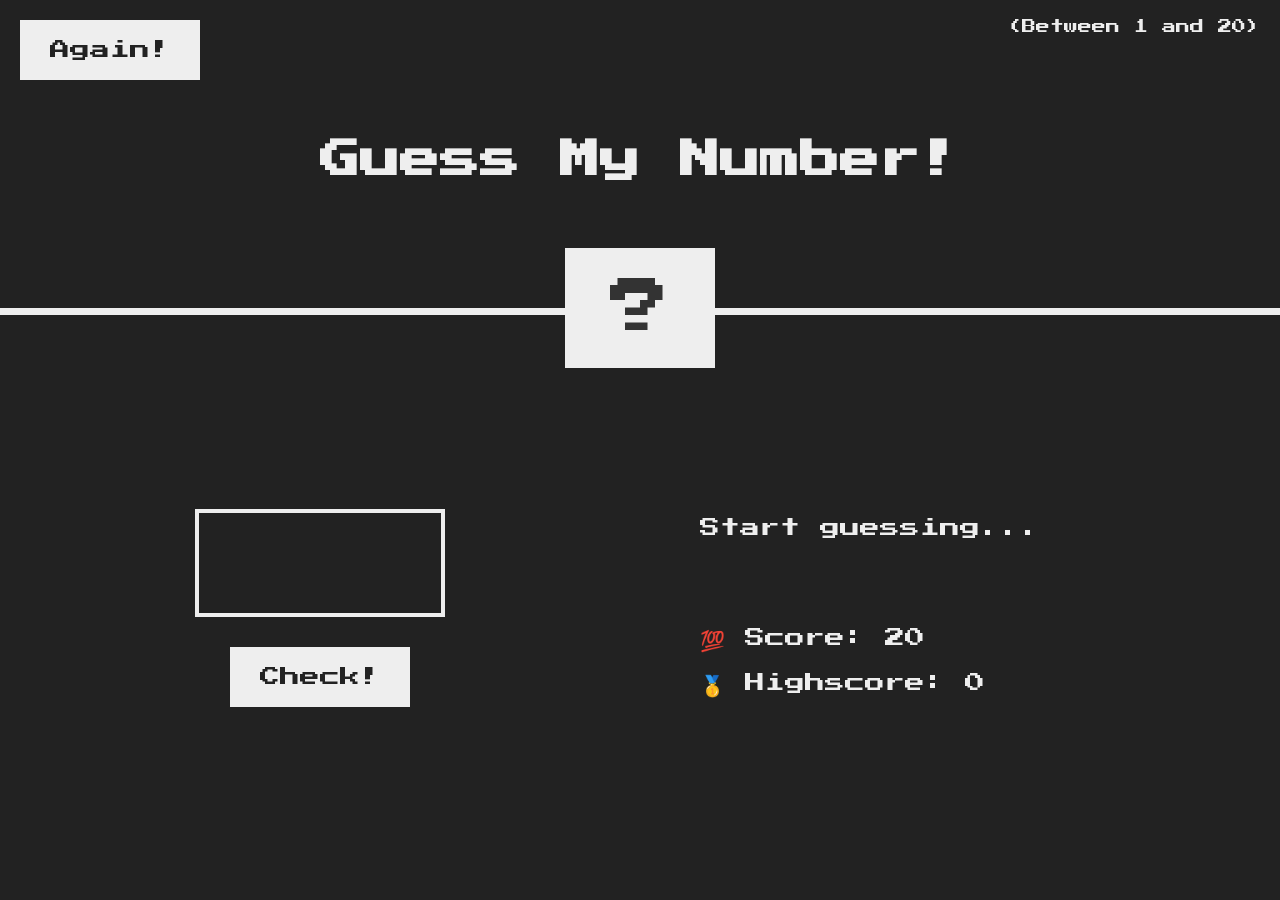
<file: 05-Guess-My-Number/index.html>
<!DOCTYPE html>
<html lang="en">
  <head>
    <meta charset="UTF-8" />
    <meta name="viewport" content="width=device-width, initial-scale=1.0" />
    <meta http-equiv="X-UA-Compatible" content="ie=edge" />
    <link rel="stylesheet" href="style.css" />
    <title>Guess My Number!</title>
  </head>
  <body>
    <header>
      <h1>Guess My Number!</h1>
      <p class="between">(Between 1 and 20)</p>
      <button class="btn again">Again!</button>
      <div class="number">?</div>
    </header>
    <main>
      <section class="left">
        <input type="number" class="guess" />
        <button class="btn check">Check!</button>
      </section>
      <section class="right">
        <p class="message">Start guessing...</p>
        <p class="label-score">💯 Score: <span class="score">20</span></p>
        <p class="label-highscore">
          🥇 Highscore: <span class="highscore">0</span>
        </p>
      </section>
    </main>
    <script src="script.js"></script>
  </body>
</html>
</file>
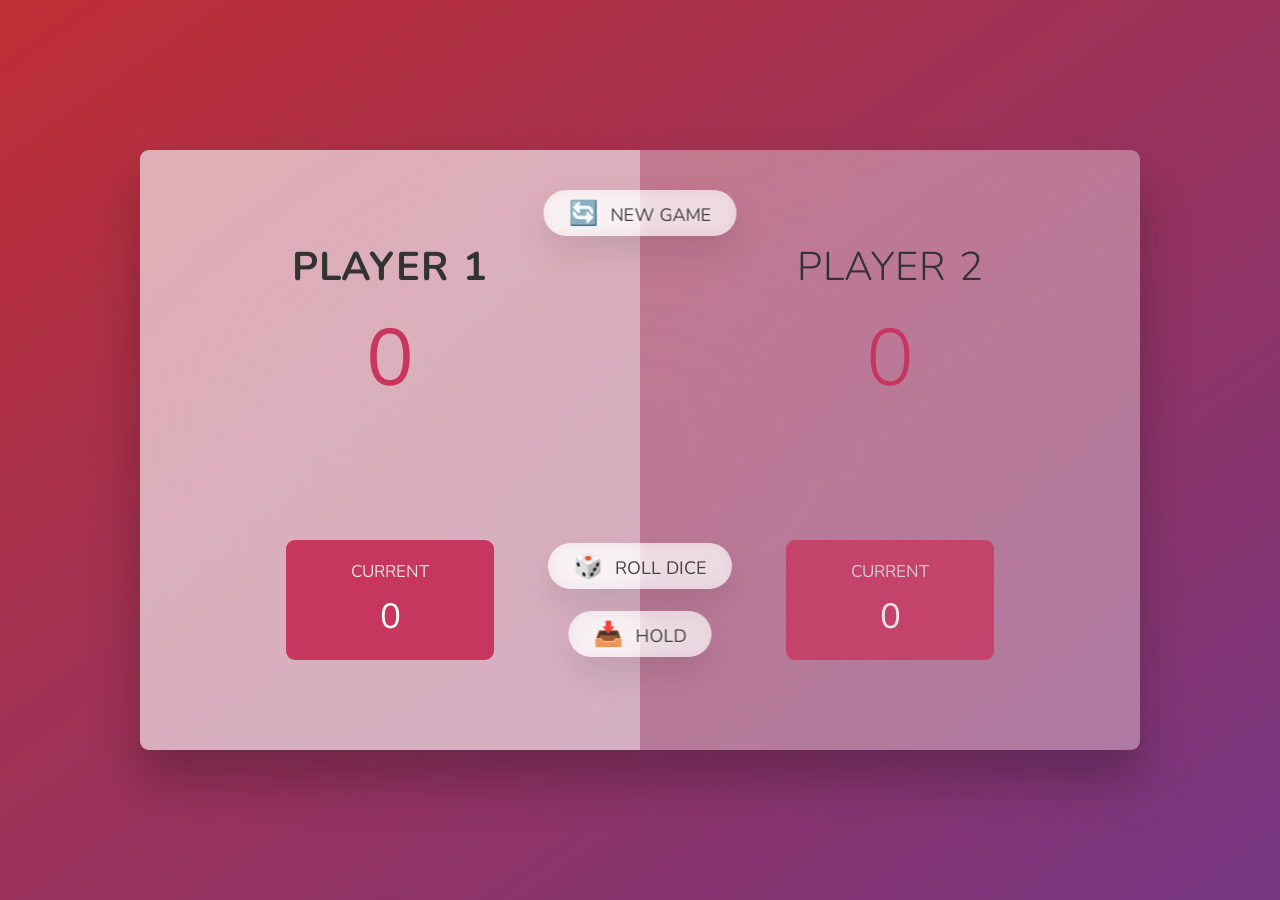
<file: 07-Pig-Game/index.html>
<!DOCTYPE html>
<html lang="en">
  <head>
    <meta charset="UTF-8" />
    <meta name="viewport" content="width=device-width, initial-scale=1.0" />
    <meta http-equiv="X-UA-Compatible" content="ie=edge" />
    <link rel="stylesheet" href="style.css" />
    <title>Pig Game</title>
  </head>
  <body>
    <main>
      <section class="player player--0 player--active">
        <h2 class="name" id="name--0">Player 1</h2>
        <p class="score" id="score--0">43</p>
        <div class="current">
          <p class="current-label">Current</p>
          <p class="current-score" id="current--0">0</p>
        </div>
      </section>
      <section class="player player--1">
        <h2 class="name" id="name--1">Player 2</h2>
        <p class="score" id="score--1">24</p>
        <div class="current">
          <p class="current-label">Current</p>
          <p class="current-score" id="current--1">0</p>
        </div>
      </section>

      <img src="dice-5.png" alt="Playing dice" class="dice" />
      <button class="btn btn--new">🔄 New game</button>
      <button class="btn btn--roll">🎲 Roll dice</button>
      <button class="btn btn--hold">📥 Hold</button>
    </main>
    <script src="script.js"></script>
  </body>
</html>
</file>
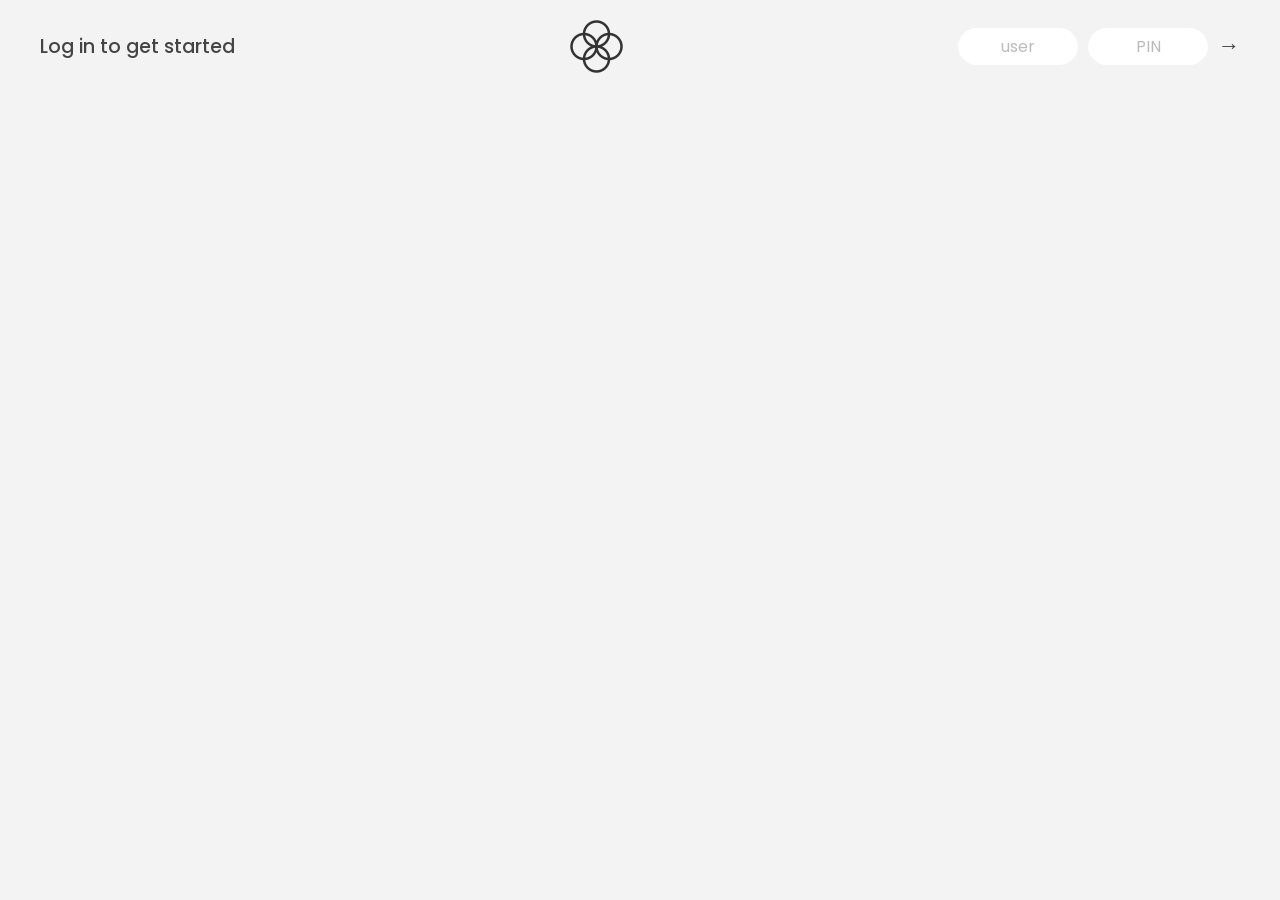
<file: 11-Arrays-Bankist/index.html>
<!DOCTYPE html>
<html lang="en">
  <head>
    <meta charset="UTF-8" />
    <meta name="viewport" content="width=device-width, initial-scale=1.0" />
    <meta http-equiv="X-UA-Compatible" content="ie=edge" />
    <link rel="shortcut icon" type="image/png" href="/icon.png" />

    <link
      href="https://fonts.googleapis.com/css?family=Poppins:400,500,600&display=swap"
      rel="stylesheet"
    />

    <link rel="stylesheet" href="style.css" />
    <title>Bankist</title>
  </head>
  <body>
    <!-- TOP NAVIGATION -->
    <nav>
      <p class="welcome">Log in to get started</p>
      <img src="logo.png" alt="Logo" class="logo" />
      <form class="login">
        <input
          type="text"
          placeholder="user"
          class="login__input login__input--user"
        />
        <!-- In practice, use type="password" -->
        <input
          type="text"
          placeholder="PIN"
          maxlength="4"
          class="login__input login__input--pin"
        />
        <button class="login__btn">&rarr;</button>
      </form>
    </nav>

    <main class="app">
      <!-- BALANCE -->
      <div class="balance">
        <div>
          <p class="balance__label">Current balance</p>
          <p class="balance__date">
            As of <span class="date">05/03/2037</span>
          </p>
        </div>
        <p class="balance__value">0000€</p>
      </div>

      <!-- MOVEMENTS -->
      <div class="movements">
        <div class="movements__row">
          <div class="movements__type movements__type--deposit">2 deposit</div>
          <div class="movements__date">3 days ago</div>
          <div class="movements__value">4 000€</div>
        </div>
        <div class="movements__row">
          <div class="movements__type movements__type--withdrawal">
            1 withdrawal
          </div>
          <div class="movements__date">24/01/2037</div>
          <div class="movements__value">-378€</div>
        </div>
      </div>

      <!-- SUMMARY -->
      <div class="summary">
        <p class="summary__label">In</p>
        <p class="summary__value summary__value--in">0000€</p>
        <p class="summary__label">Out</p>
        <p class="summary__value summary__value--out">0000€</p>
        <p class="summary__label">Interest</p>
        <p class="summary__value summary__value--interest">0000€</p>
        <button class="btn--sort">&downarrow; SORT</button>
      </div>

      <!-- OPERATION: TRANSFERS -->
      <div class="operation operation--transfer">
        <h2>Transfer money</h2>
        <form class="form form--transfer">
          <input type="text" class="form__input form__input--to" />
          <input type="number" class="form__input form__input--amount" />
          <button class="form__btn form__btn--transfer">&rarr;</button>
          <label class="form__label">Transfer to</label>
          <label class="form__label">Amount</label>
        </form>
      </div>

      <!-- OPERATION: LOAN -->
      <div class="operation operation--loan">
        <h2>Request loan</h2>
        <form class="form form--loan">
          <input type="number" class="form__input form__input--loan-amount" />
          <button class="form__btn form__btn--loan">&rarr;</button>
          <label class="form__label form__label--loan">Amount</label>
        </form>
      </div>

      <!-- OPERATION: CLOSE -->
      <div class="operation operation--close">
        <h2>Close account</h2>
        <form class="form form--close">
          <input type="text" class="form__input form__input--user" />
          <input
            type="password"
            maxlength="6"
            class="form__input form__input--pin"
          />
          <button class="form__btn form__btn--close">&rarr;</button>
          <label class="form__label">Confirm user</label>
          <label class="form__label">Confirm PIN</label>
        </form>
      </div>

      <!-- LOGOUT TIMER -->
      <p class="logout-timer">
        You will be logged out in <span class="timer">05:00</span>
      </p>
    </main>

    <!-- <footer>
      &copy; by Jonas Schmedtmann. Don't claim as your own :)
    </footer> -->

    <script src="script.js"></script>
  </body>
</html>
</file>
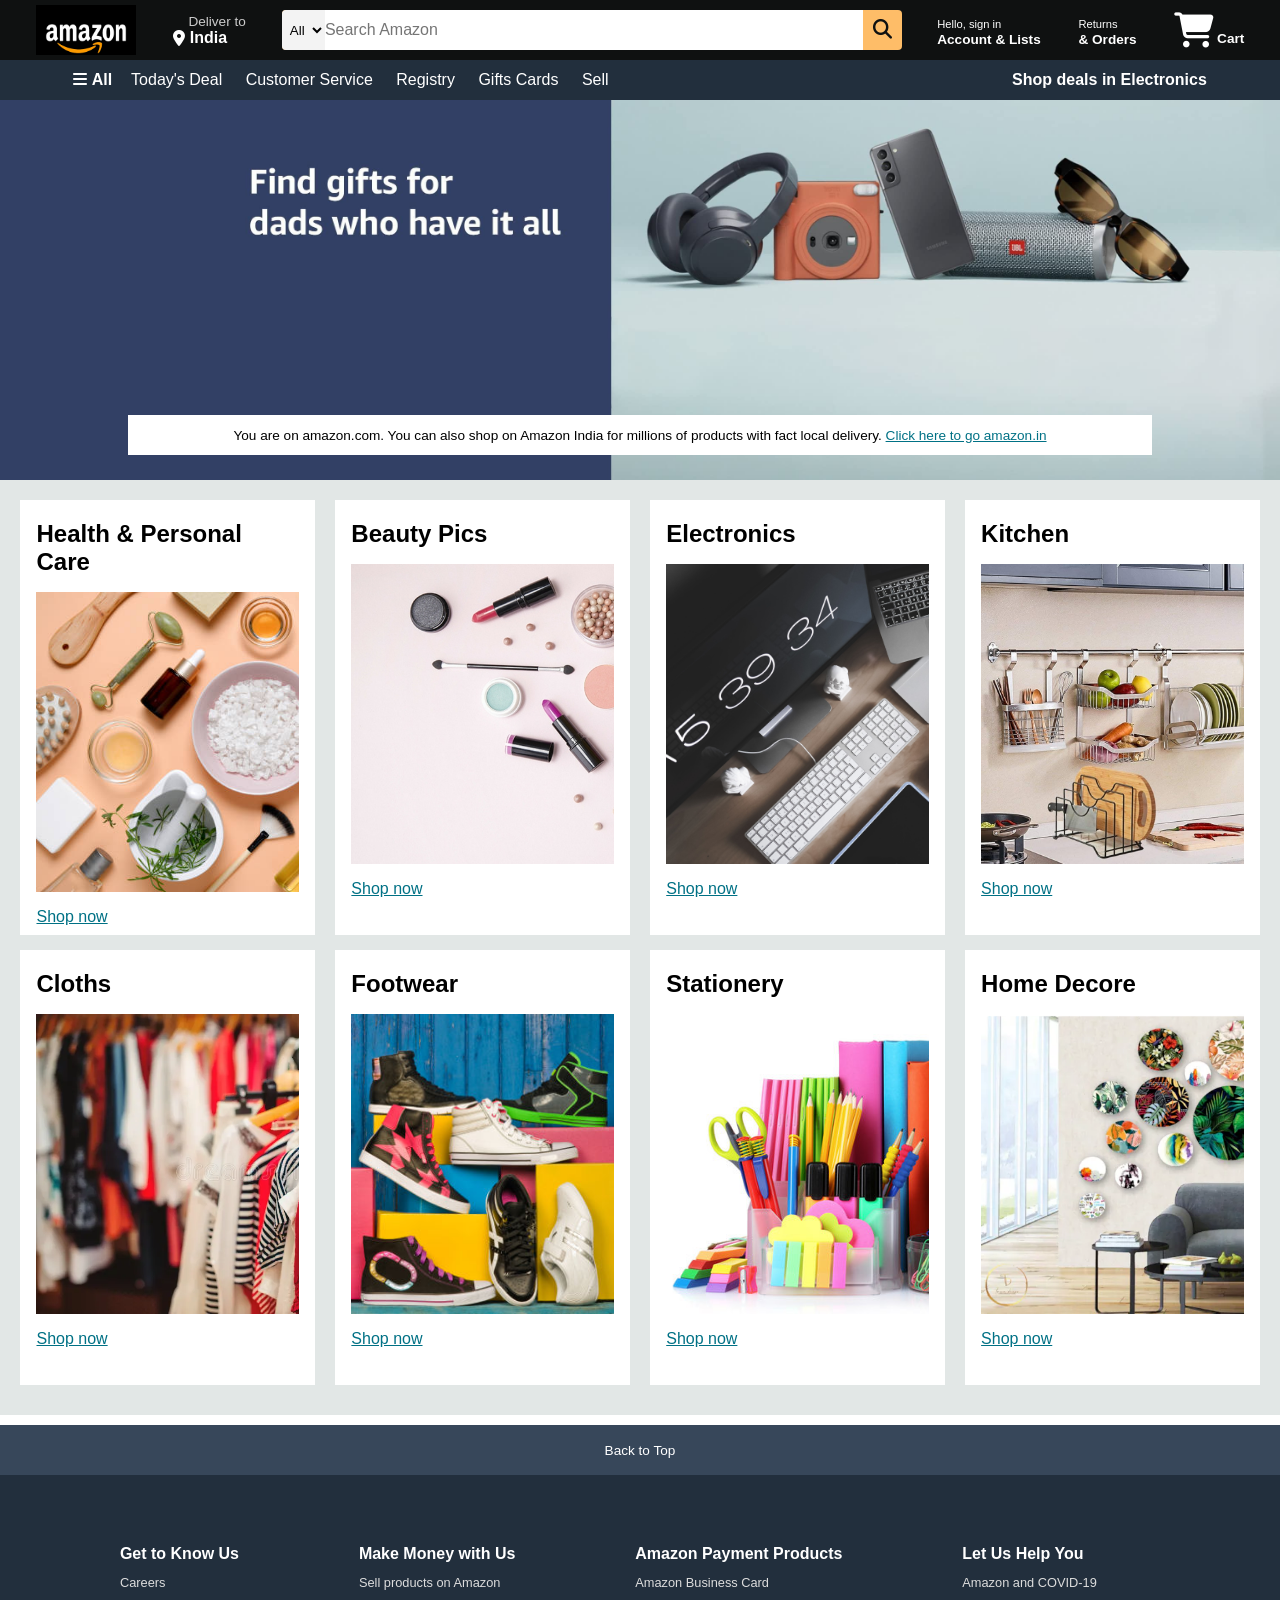
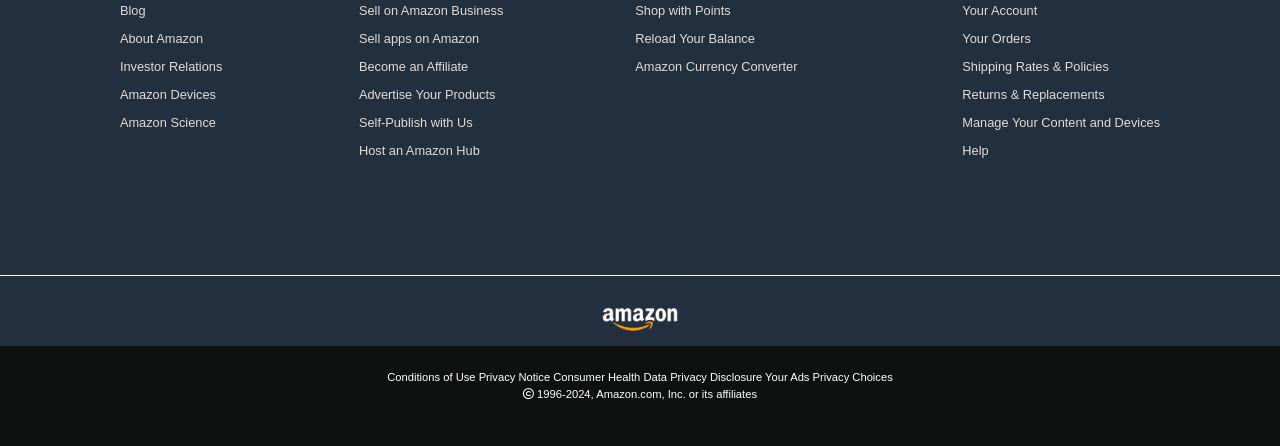
<file: Project_1_Amazon_Clone/index.html>
<!DOCTYPE html>
<html lang="en">
  <head>
    <meta charset="UTF-8" />
    <meta name="viewport" content="width=device-width, initial-scale=1.0" />
    <title>Amazon Clone</title>
    <link
      rel="stylesheet"
      href="https://cdnjs.cloudflare.com/ajax/libs/font-awesome/6.6.0/css/all.min.css"
      integrity="sha512-Kc323vGBEqzTmouAECnVceyQqyqdsSiqLQISBL29aUW4U/M7pSPA/gEUZQqv1cwx4OnYxTxve5UMg5GT6L4JJg=="
      crossorigin="anonymous"
      referrerpolicy="no-referrer"
    />
    <link rel="stylesheet" href="style.css" />
  </head>
  <body>
    <header>
      <div class="navbar">
        <div class="nav-logo border">
          <div class="logo"></div>
        </div>

        <div class="nav-address border">
          <p class="add-fst">Deliver to</p>
          <div class="add-icon">
            <i class="fa-solid fa-location-dot"></i>
            <p class="add-sec"><b>&nbsp;India</b></p>
          </div>
        </div>

        <div class="nav-search">
          <select class="search-select">
            <option>All</option>
          </select>
          <input class="search-input" type="text" placeholder="Search Amazon" />
          <div class="search-icon">
            <i class="fa-solid fa-magnifying-glass"></i>
          </div>
        </div>

        <div class="nav-sighin border">
          <p>
            <span> Hello, sign in </span>
          </p>
          <p class="nav-sec">
            <b>Account & Lists</b>
          </p>
        </div>

        <div class="nav-return border">
          <p>
            <span> Returns </span>
          </p>
          <p class="nav-sec">
            <b>& Orders</b>
          </p>
        </div>

        <div class="nav-cart border">
          <i class="fa-solid fa-cart-shopping"></i>
          <b>Cart</b>
        </div>
      </div>

      <div class="panel">
        <div class="panel-all border">
          <i class="fa-solid fa-bars"></i>
          <b>All</b>
        </div>

        <div class="panel-ops">
          <p class="border">Today's Deal</p>
          <p class="border">Customer Service</p>
          <p class="border">Registry</p>
          <p class="border">Gifts Cards</p>
          <p class="border">Sell</p>
        </div>

        <div class="panel-deals border">
          <b>Shop deals in Electronics</b>
        </div>
      </div>
    </header>

    <div class="hero-section">
      <div class="hero-msg">
        <p>
          You are on amazon.com. You can also shop on Amazon India for millions
          of products with fact local delivery.
          <a href="#">Click here to go amazon.in</a>
        </p>
      </div>
    </div>

    <div class="shop-section">
      <div class="box">
        <div class="box-content">
          <h2>Health & Personal Care</h2>
          <div
            class="box-img"
            style="background-image: url('assets/box_1.jpg')"
          ></div>
          <a href="#">Shop now</a>
        </div>
      </div>
      <div class="box">
        <div class="box-content">
          <h2>Beauty Pics</h2>
          <div
            class="box-img"
            style="background-image: url('assets/box_2.jpg')"
          ></div>
          <a href="#">Shop now</a>
        </div>
      </div>
      <div class="box">
        <div class="box-content">
          <h2>Electronics</h2>
          <div
            class="box-img"
            style="background-image: url('assets/box_3.jpg')"
          ></div>
          <a href="#">Shop now</a>
        </div>
      </div>
      <div class="box">
        <div class="box-content">
          <h2>Kitchen</h2>
          <div
            class="box-img"
            style="background-image: url('assets/box_4.jpg')"
          ></div>
          <a href="#">Shop now</a>
        </div>
      </div>
      <div class="box">
        <div class="box-content">
          <h2>Cloths</h2>
          <div
            class="box-img"
            style="background-image: url('assets/box_5.jpg')"
          ></div>
          <a href="#">Shop now</a>
        </div>
      </div>
      <div class="box">
        <div class="box-content">
          <h2>Footwear</h2>
          <div
            class="box-img"
            style="background-image: url('assets/box_6.jpg')"
          ></div>
          <a href="#">Shop now</a>
        </div>
      </div>
      <div class="box">
        <div class="box-content">
          <h2>Stationery</h2>
          <div
            class="box-img"
            style="background-image: url('assets/box_7.jpg')"
          ></div>
          <a href="#">Shop now</a>
        </div>
      </div>
      <div class="box">
        <div class="box-content">
          <h2>Home Decore</h2>
          <div
            class="box-img"
            style="
              background-image: url('assets/Home decore.jpg');
              background-size: cover;
            "
          ></div>
          <a href="#">Shop now</a>
        </div>
      </div>
    </div>

    <footer>
      <div class="foot-panel1">Back to Top</div>

      <div class="foot-panel2">
        <ul>
          <b>Get to Know Us</b>
          <li><a href="#">Careers</a></li>
          <li><a href="#">Blog</a></li>
          <li><a href="#">About Amazon</a></li>
          <li><a href="#">Investor Relations</a></li>
          <li><a href="#">Amazon Devices</a></li>
          <li><a href="#">Amazon Science</a></li>
        </ul>
        <ul>
          <b>Make Money with Us</b>
          <li><a href="#">Sell products on Amazon</a></li>
          <li><a href="#">Sell on Amazon Business</a></li>
          <li><a href="#">Sell apps on Amazon</a></li>
          <li><a href="#">Become an Affiliate</a></li>
          <li><a href="#">Advertise Your Products</a></li>
          <li><a href="#">Self-Publish with Us</a></li>
          <li><a href="#">Host an Amazon Hub</a></li>
        </ul>
        <ul>
          <b>Amazon Payment Products</b>
          <li><a href="#">Amazon Business Card</a></li>
          <li><a href="#">Shop with Points</a></li>
          <li><a href="#">Reload Your Balance</a></li>
          <li><a href="#">Amazon Currency Converter</a></li>
        </ul>
        <ul>
          <b>Let Us Help You</b>
          <li><a href="#">Amazon and COVID-19</a></li>
          <li><a href="#">Your Account</a></li>
          <li><a href="#">Your Orders</a></li>
          <li><a href="#">Shipping Rates & Policies</a></li>
          <li><a href="#">Returns & Replacements</a></li>
          <li><a href="#">Manage Your Content and Devices</a></li>
          <li><a href="#">Help</a></li>
        </ul>
      </div>

      <div class="foot-panel3">
        <div class="logo"></div>
      </div>

      <div class="foot-panel4">
        <div class="pages">
          <a href="#">Conditions of Use</a>
          <a href="#">Privacy Notice</a>
          <a href="#">Consumer Health Data Privacy Disclosure</a>
          <a href="#">Your Ads Privacy Choices</a>
        </div>
        <div class="copyright">
          <i class="fa-regular fa-copyright"></i>
          1996-2024, Amazon.com, Inc. or its affiliates
        </div>
      </div>
    </footer>
  </body>
</html>
</file>
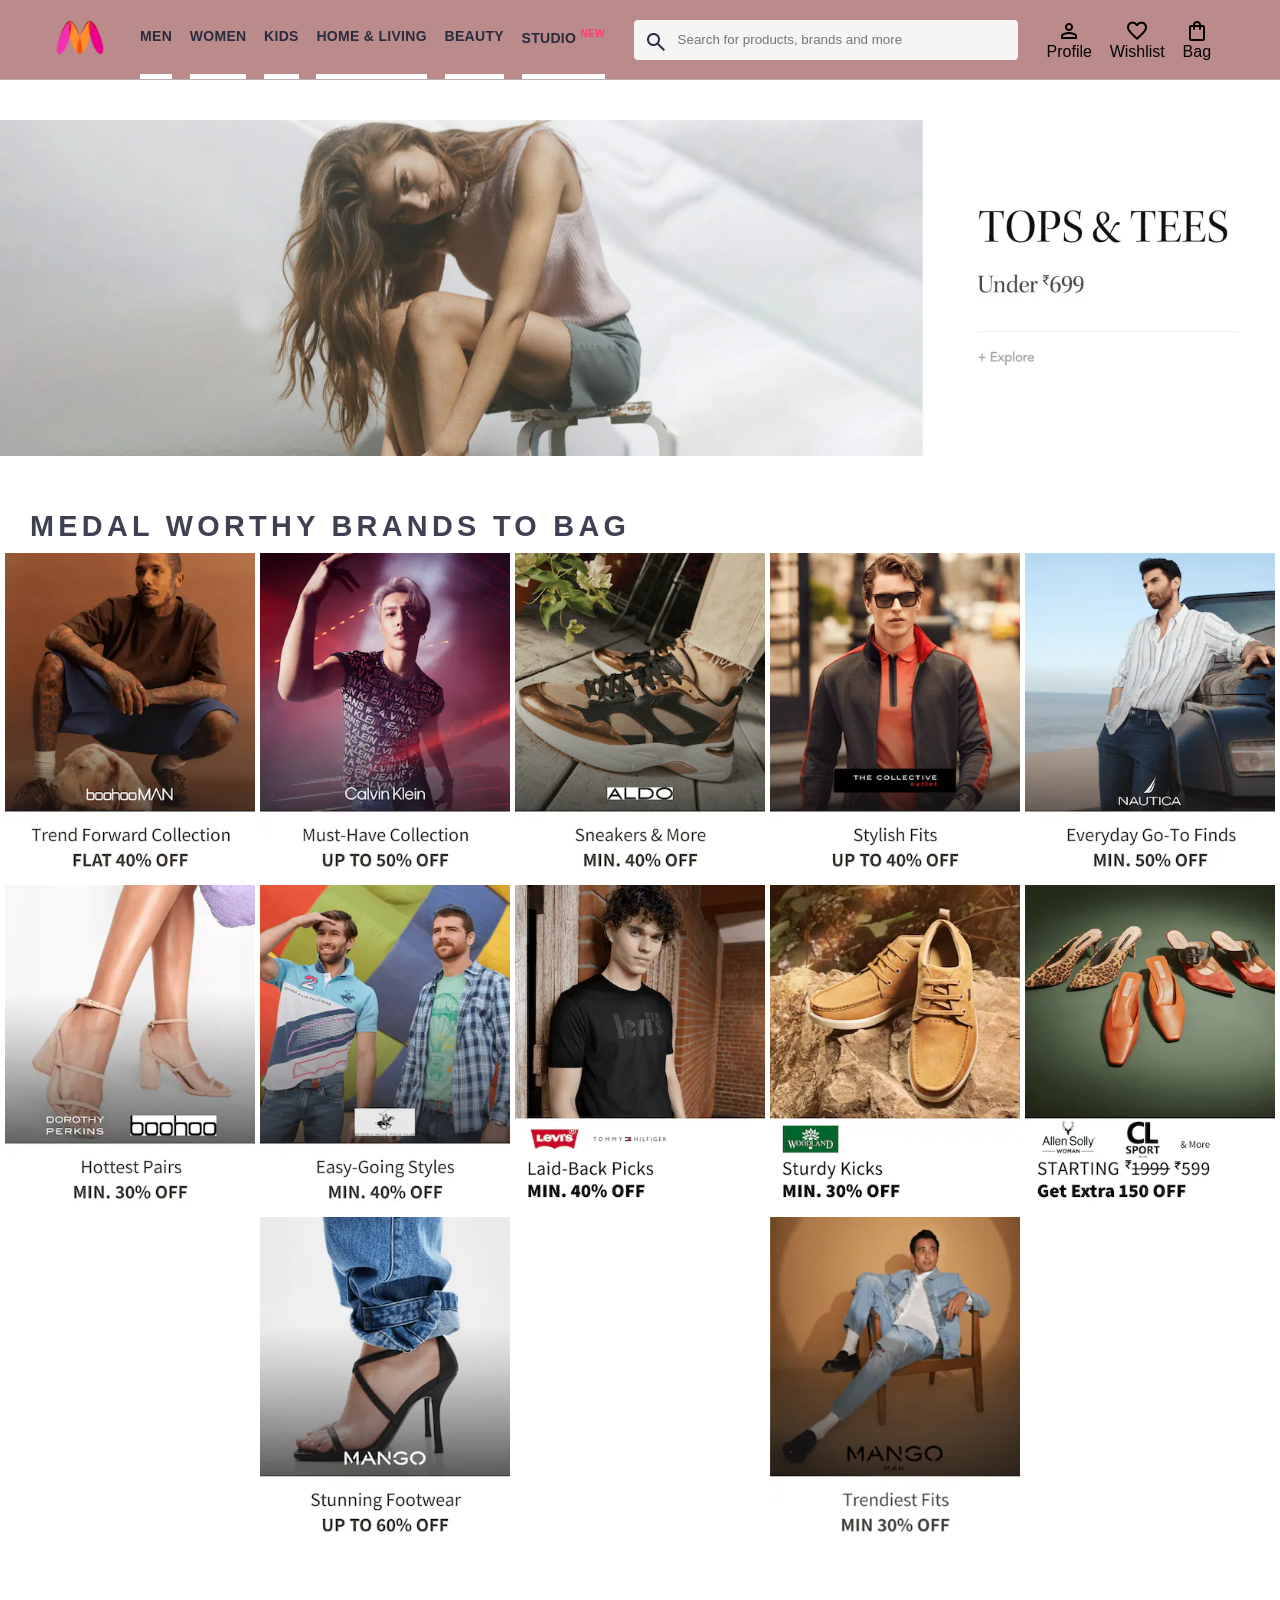
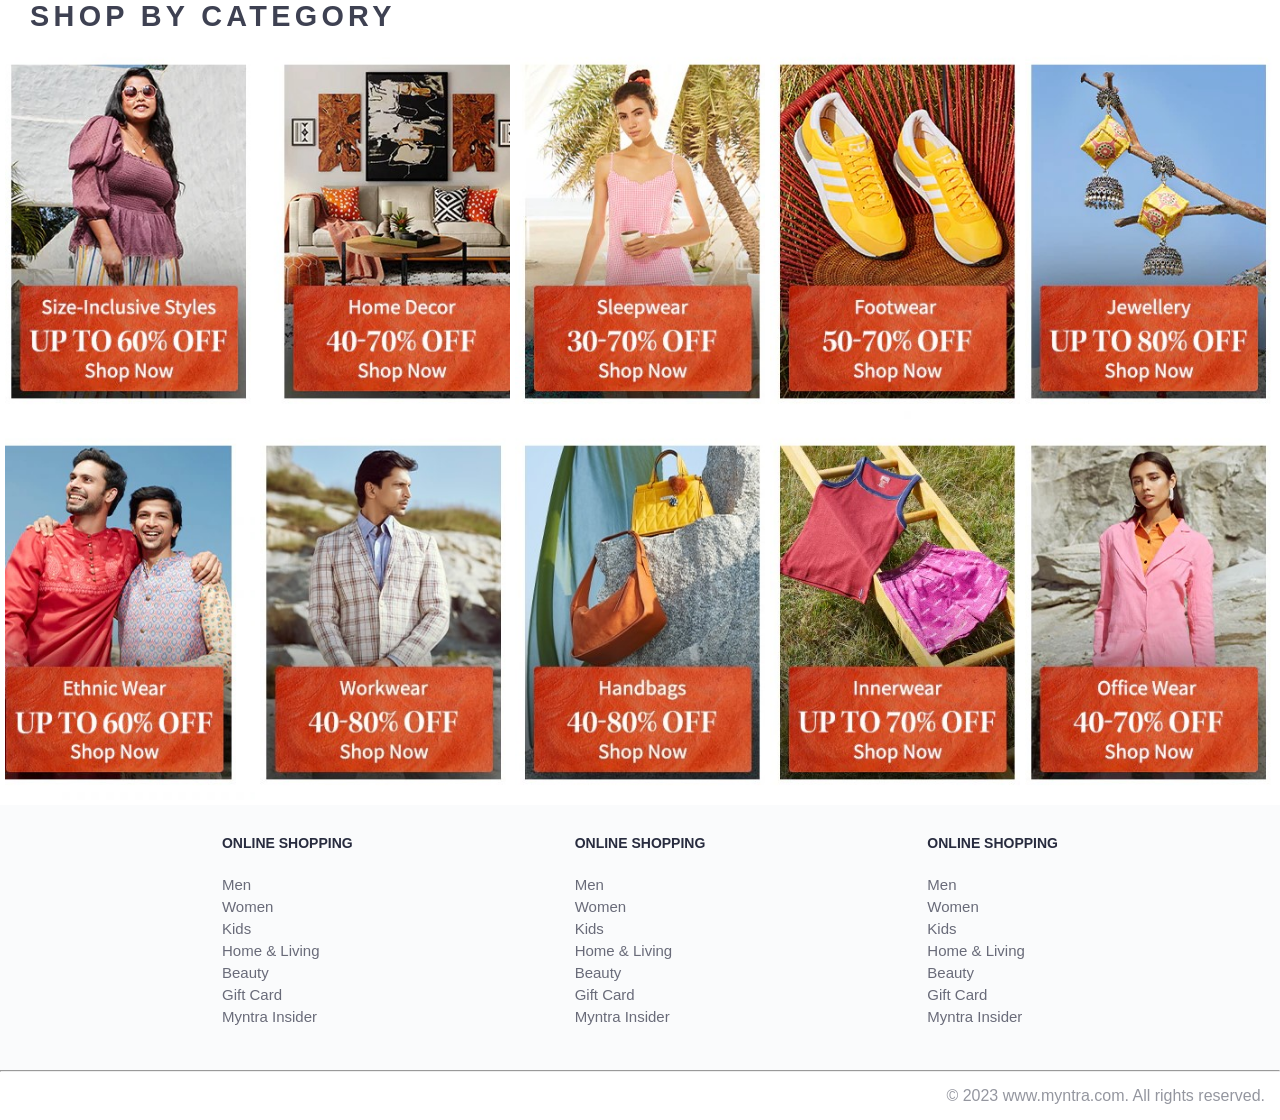
<file: Project_2_Myntra_Clone/index.html>
<!DOCTYPE html>
<html lang="en">
<head>
    <title>Myntra Clone</title>
    <link rel="stylesheet" href="index.css">
    <link rel="stylesheet" href="https://fonts.googleapis.com/css2?family=Material+Symbols+Outlined:opsz,wght,FILL,GRAD@20..48,100..700,0..1,-50..200" />
</head>
<body>
    <header>

        <div class="logo_container">
            <a href="#"><img class="myntra_home" src="images/myntra_logo.webp" alt="Myntra Home"></a>
        </div>

        <nav class="nav_bar">
            <a href="#">Men</a>
            <a href="#">Women</a>
            <a href="#">Kids</a>
            <a href="#">Home & Living</a>
            <a href="#">Beauty</a>
            <a href="#">Studio <sup>New</sup></a>
        </nav>

        <div class="search_bar">
            <span class="material-symbols-outlined search_icon">search</span>
            <input class="search_input" placeholder="Search for products, brands and more">
        </div>

        <div class="action_bar">

            <div class="action_container">
                <span class="material-symbols-outlined action_icon">person</span>
                <span class="action_name">Profile</span>
            </div>

            <div class="action_container">
                <span class="material-symbols-outlined action_icon">favorite</span>
                <span class="action_name">Wishlist</span>
            </div>

            <div class="action_container">
                <span class="material-symbols-outlined action_icon">shopping_bag</span>
                <span class="action_name">Bag</span>
            </div>

        </div>
    </header>

    <main>

        <div class="banner_container">
            <img class="banner_image" src="images/banner.jpg" alt="Main Banner">
        </div>

        <div class="category_heading">MEDAL WORTHY BRANDS TO BAG</div>
        <div class="category_items">
            <a href="#"><img class="sale_item" src="images/offers/1.png"></a>
            <a href="#"><img class="sale_item" src="images/offers/2.png"></a>
            <a href="#"><img class="sale_item" src="images/offers/3.png"></a>
            <a href="#"><img class="sale_item" src="images/offers/4.png"></a>
            <a href="#"><img class="sale_item" src="images/offers/5.png"></a>
            <a href="#"><img class="sale_item" src="images/offers/6.png"></a>
            <a href="#"><img class="sale_item" src="images/offers/7.png"></a>
            <a href="#"><img class="sale_item" src="images/offers/8.png"></a>
            <a href="#"><img class="sale_item" src="images/offers/9.png"></a>
            <a href="#"><img class="sale_item" src="images/offers/10.png"></a>
            <a href="#"><img class="sale_item" src="images/offers/11.png"></a>
            <a href="#"><img class="sale_item" src="images/offers/12.png"></a>
        </div>

        <div class="category_heading">SHOP BY CATEGORY</div>
        <div class="category_items">
            <a href="#"><img class="sale_item" src="images/categories/1.jpg"></a>
            <a href="#"><img class="sale_item" src="images/categories/2.jpg"></a>
            <a href="#"><img class="sale_item" src="images/categories/3.jpg"></a>
            <a href="#"><img class="sale_item" src="images/categories/4.jpg"></a>
            <a href="#"><img class="sale_item" src="images/categories/5.jpg"></a>
            <a href="#"><img class="sale_item" src="images/categories/6.jpg"></a>
            <a href="#"><img class="sale_item" src="images/categories/7.jpg"></a>
            <a href="#"><img class="sale_item" src="images/categories/8.jpg"></a>
            <a href="#"><img class="sale_item" src="images/categories/9.jpg"></a>
            <a href="#"><img class="sale_item" src="images/categories/10.jpg"></a>
        </div>
    </main>

    <footer>
        <div class="footer_container">
            <div class="footer_column">
                <h3>ONLINE SHOPPING</h3>

                <a href="#">Men</a>
                <a href="#">Women</a>
                <a href="#">Kids</a>
                <a href="#">Home & Living</a>
                <a href="#">Beauty</a>
                <a href="#">Gift Card</a>
                <a href="#">Myntra Insider</a>
            </div>

            <div class="footer_column">
                <h3>ONLINE SHOPPING</h3>

                <a href="#">Men</a>
                <a href="#">Women</a>
                <a href="#">Kids</a>
                <a href="#">Home & Living</a>
                <a href="#">Beauty</a>
                <a href="#">Gift Card</a>
                <a href="#">Myntra Insider</a>
            </div>

            <div class="footer_column">
                <h3>ONLINE SHOPPING</h3>

                <a href="#">Men</a>
                <a href="#">Women</a>
                <a href="#">Kids</a>
                <a href="#">Home & Living</a>
                <a href="#">Beauty</a>
                <a href="#">Gift Card</a>
                <a href="#">Myntra Insider</a>
            </div>
        </div>

        <hr>

        <div class="copyright">
            © 2023 www.myntra.com. All rights reserved.
        </div>
        
    </footer>
</body>
</html>
</file>
<file: 05-Guess-My-Number/style.css>
@import url('https://fonts.googleapis.com/css?family=Press+Start+2P&display=swap');

* {
  margin: 0;
  padding: 0;
  box-sizing: inherit;
}

html {
  font-size: 62.5%;
  box-sizing: border-box;
}

body {
  font-family: 'Press Start 2P', sans-serif;
  color: #eee;
  background-color: #222;
  /* background-color: #60b347; */
}

/* LAYOUT */
header {
  position: relative;
  height: 35vh;
  border-bottom: 7px solid #eee;
}

main {
  height: 65vh;
  color: #eee;
  display: flex;
  align-items: center;
  justify-content: space-around;
}

.left {
  width: 52rem;
  display: flex;
  flex-direction: column;
  align-items: center;
}

.right {
  width: 52rem;
  font-size: 2rem;
}

/* ELEMENTS STYLE */
h1 {
  font-size: 4rem;
  text-align: center;
  position: absolute;
  width: 100%;
  top: 52%;
  left: 50%;
  transform: translate(-50%, -50%);
}

.number {
  background: #eee;
  color: #333;
  font-size: 6rem;
  width: 15rem;
  padding: 3rem 0rem;
  text-align: center;
  position: absolute;
  bottom: 0;
  left: 50%;
  transform: translate(-50%, 50%);
}

.between {
  font-size: 1.4rem;
  position: absolute;
  top: 2rem;
  right: 2rem;
}

.again {
  position: absolute;
  top: 2rem;
  left: 2rem;
}

.guess {
  background: none;
  border: 4px solid #eee;
  font-family: inherit;
  color: inherit;
  font-size: 5rem;
  padding: 2.5rem;
  width: 25rem;
  text-align: center;
  display: block;
  margin-bottom: 3rem;
}

.btn {
  border: none;
  background-color: #eee;
  color: #222;
  font-size: 2rem;
  font-family: inherit;
  padding: 2rem 3rem;
  cursor: pointer;
}

.btn:hover {
  background-color: #ccc;
}

.message {
  margin-bottom: 8rem;
  height: 3rem;
}

.label-score {
  margin-bottom: 2rem;
}
</file>
<file: 07-Pig-Game/style.css>
@import url('https://fonts.googleapis.com/css2?family=Nunito&display=swap');

* {
  margin: 0;
  padding: 0;
  box-sizing: inherit;
}

html {
  font-size: 62.5%;
  box-sizing: border-box;
}

body {
  font-family: 'Nunito', sans-serif;
  font-weight: 400;
  height: 100vh;
  color: #333;
  background-image: linear-gradient(to top left, #753682 0%, #bf2e34 100%);
  display: flex;
  align-items: center;
  justify-content: center;
}

/* LAYOUT */
main {
  position: relative;
  width: 100rem;
  height: 60rem;
  background-color: rgba(255, 255, 255, 0.35);
  backdrop-filter: blur(200px);
  filter: blur();
  box-shadow: 0 3rem 5rem rgba(0, 0, 0, 0.25);
  border-radius: 9px;
  overflow: hidden;
  display: flex;
}

.player {
  flex: 50%;
  padding: 9rem;
  display: flex;
  flex-direction: column;
  align-items: center;
  transition: all 0.75s;
}

/* ELEMENTS */
.name {
  position: relative;
  font-size: 4rem;
  text-transform: uppercase;
  letter-spacing: 1px;
  word-spacing: 2px;
  font-weight: 300;
  margin-bottom: 1rem;
}

.score {
  font-size: 8rem;
  font-weight: 300;
  color: #c7365f;
  margin-bottom: auto;
}

.player--active {
  background-color: rgba(255, 255, 255, 0.4);
}
.player--active .name {
  font-weight: 700;
}
.player--active .score {
  font-weight: 400;
}

.player--active .current {
  opacity: 1;
}

.current {
  background-color: #c7365f;
  opacity: 0.8;
  border-radius: 9px;
  color: #fff;
  width: 65%;
  padding: 2rem;
  text-align: center;
  transition: all 0.75s;
}

.current-label {
  text-transform: uppercase;
  margin-bottom: 1rem;
  font-size: 1.7rem;
  color: #ddd;
}

.current-score {
  font-size: 3.5rem;
}

/* ABSOLUTE POSITIONED ELEMENTS */
.btn {
  position: absolute;
  left: 50%;
  transform: translateX(-50%);
  color: #444;
  background: none;
  border: none;
  font-family: inherit;
  font-size: 1.8rem;
  text-transform: uppercase;
  cursor: pointer;
  font-weight: 400;
  transition: all 0.2s;

  background-color: white;
  background-color: rgba(255, 255, 255, 0.6);
  backdrop-filter: blur(10px);

  padding: 0.7rem 2.5rem;
  border-radius: 50rem;
  box-shadow: 0 1.75rem 3.5rem rgba(0, 0, 0, 0.1);
}

.btn::first-letter {
  font-size: 2.4rem;
  display: inline-block;
  margin-right: 0.7rem;
}

.btn--new {
  top: 4rem;
}
.btn--roll {
  top: 39.3rem;
}
.btn--hold {
  top: 46.1rem;
}

.btn:active {
  transform: translate(-50%, 3px);
  box-shadow: 0 1rem 2rem rgba(0, 0, 0, 0.15);
}

.btn:focus {
  outline: none;
}

.dice {
  position: absolute;
  left: 50%;
  top: 16.5rem;
  transform: translateX(-50%);
  height: 10rem;
  box-shadow: 0 2rem 5rem rgba(0, 0, 0, 0.2);
}

.player--winner {
  background-color: #2f2f2f;
}

.player--winner .name {
  font-weight: 700;
  color: #c7365f;
}


.hidden {
  display: none;
}
</file>
<file: 11-Arrays-Bankist/style.css>
* {
  margin: 0;
  padding: 0;
  box-sizing: inherit;
}

html {
  font-size: 62.5%;
  box-sizing: border-box;
}

body {
  font-family: 'Poppins', sans-serif;
  color: #444;
  background-color: #f3f3f3;
  height: 100vh;
  padding: 2rem;
}

nav {
  display: flex;
  justify-content: space-between;
  align-items: center;
  padding: 0 2rem;
}

.welcome {
  font-size: 1.9rem;
  font-weight: 500;
}

.logo {
  height: 5.25rem;
}

.login {
  display: flex;
}

.login__input {
  border: none;
  padding: 0.5rem 2rem;
  font-size: 1.6rem;
  font-family: inherit;
  text-align: center;
  width: 12rem;
  border-radius: 10rem;
  margin-right: 1rem;
  color: inherit;
  border: 1px solid #fff;
  transition: all 0.3s;
}

.login__input:focus {
  outline: none;
  border: 1px solid #ccc;
}

.login__input::placeholder {
  color: #bbb;
}

.login__btn {
  border: none;
  background: none;
  font-size: 2.2rem;
  color: inherit;
  cursor: pointer;
  transition: all 0.3s;
}

.login__btn:hover,
.login__btn:focus,
.btn--sort:hover,
.btn--sort:focus {
  outline: none;
  color: #777;
}

/* MAIN */
.app {
  position: relative;
  max-width: 100rem;
  margin: 4rem auto;
  display: grid;
  grid-template-columns: 4fr 3fr;
  grid-template-rows: auto repeat(3, 15rem) auto;
  gap: 2rem;

  /* NOTE This creates the fade in/out anumation */
  opacity: 0;
  transition: all 1s;
}

.balance {
  grid-column: 1 / span 2;
  display: flex;
  align-items: flex-end;
  justify-content: space-between;
  margin-bottom: 2rem;
}

.balance__label {
  font-size: 2.2rem;
  font-weight: 500;
  margin-bottom: -0.2rem;
}

.balance__date {
  font-size: 1.4rem;
  color: #888;
}

.balance__value {
  font-size: 4.5rem;
  font-weight: 400;
}

/* MOVEMENTS */
.movements {
  grid-row: 2 / span 3;
  background-color: #fff;
  border-radius: 1rem;
  overflow: scroll;
}

.movements__row {
  padding: 2.25rem 4rem;
  display: flex;
  align-items: center;
  border-bottom: 1px solid #eee;
}

.movements__type {
  font-size: 1.1rem;
  text-transform: uppercase;
  font-weight: 500;
  color: #fff;
  padding: 0.1rem 1rem;
  border-radius: 10rem;
  margin-right: 2rem;
}

.movements__date {
  font-size: 1.1rem;
  text-transform: uppercase;
  font-weight: 500;
  color: #666;
}

.movements__type--deposit {
  background-image: linear-gradient(to top left, #39b385, #9be15d);
}

.movements__type--withdrawal {
  background-image: linear-gradient(to top left, #e52a5a, #ff585f);
}

.movements__value {
  font-size: 1.7rem;
  margin-left: auto;
}

/* SUMMARY */
.summary {
  grid-row: 5 / 6;
  display: flex;
  align-items: baseline;
  padding: 0 0.3rem;
  margin-top: 1rem;
}

.summary__label {
  font-size: 1.2rem;
  font-weight: 500;
  text-transform: uppercase;
  margin-right: 0.8rem;
}

.summary__value {
  font-size: 2.2rem;
  margin-right: 2.5rem;
}

.summary__value--in,
.summary__value--interest {
  color: #66c873;
}

.summary__value--out {
  color: #f5465d;
}

.btn--sort {
  margin-left: auto;
  border: none;
  background: none;
  font-size: 1.3rem;
  font-weight: 500;
  cursor: pointer;
}

/* OPERATIONS */
.operation {
  border-radius: 1rem;
  padding: 3rem 4rem;
  color: #333;
}

.operation--transfer {
  background-image: linear-gradient(to top left, #ffb003, #ffcb03);
}

.operation--loan {
  background-image: linear-gradient(to top left, #39b385, #9be15d);
}

.operation--close {
  background-image: linear-gradient(to top left, #e52a5a, #ff585f);
}

h2 {
  margin-bottom: 1.5rem;
  font-size: 1.7rem;
  font-weight: 600;
  color: #333;
}

.form {
  display: grid;
  grid-template-columns: 2.5fr 2.5fr 1fr;
  grid-template-rows: auto auto;
  gap: 0.4rem 1rem;
}

/* Exceptions for interst */
.form.form--loan {
  grid-template-columns: 2.5fr 1fr 2.5fr;
}
.form__label--loan {
  grid-row: 2;
}
/* End exceptions */

.form__input {
  width: 100%;
  border: none;
  background-color: rgba(255, 255, 255, 0.4);
  font-family: inherit;
  font-size: 1.5rem;
  text-align: center;
  color: #333;
  padding: 0.3rem 1rem;
  border-radius: 0.7rem;
  transition: all 0.3s;
}

.form__input:focus {
  outline: none;
  background-color: rgba(255, 255, 255, 0.6);
}

.form__label {
  font-size: 1.3rem;
  text-align: center;
}

.form__btn {
  border: none;
  border-radius: 0.7rem;
  font-size: 1.8rem;
  background-color: #fff;
  cursor: pointer;
  transition: all 0.3s;
}

.form__btn:focus {
  outline: none;
  background-color: rgba(255, 255, 255, 0.8);
}

.logout-timer {
  padding: 0 0.3rem;
  margin-top: 1.9rem;
  text-align: right;
  font-size: 1.25rem;
}

.timer {
  font-weight: 600;
}
</file>
<file: Project_1_Amazon_Clone/style.css>
* {
  margin: 0;
  padding: 0;
  font-family: Arial;
  border: border-box;
}

.navbar {
  height: 60px;
  background-color: #0f1111;
  color: white;
  display: flex;
  align-items: center;
  justify-content: space-evenly;
}

.nav-logo {
  height: 50px;
  width: 100px;
}

.logo {
  background-image: url("assets/amazon_logo.png");
  background-size: cover;
  height: 50px;
  width: 100%;
}

.border {
  border: 2px solid transparent;
}

.border:hover {
  border: 2px solid white;
}

/* box2 */
.add-icon {
  display: flex;
  /* flex-direction: column;
    justify-content: center; */
  align-items: center;
}

.add-fst {
  color: #cccccc;
  font-size: 0.85rem;
  margin-left: 15px;
}

.add-sec {
  font-size: 1rem;
}

/* box3 */
.nav-search {
  height: 40px;
  width: 620px;
  background-color: #febd68;
  display: flex;
  justify-content: space-evenly;
  border-radius: 4px;
}

.nav-search:hover {
  border: 3px solid orange;
}

.search-select {
  width: 50px;
  text-align: center;
  background-color: #f3f3f3;
  border-top-left-radius: 4px;
  border-bottom-left-radius: 4px;
  border: none;
}

.search-input {
  width: 100%;
  border: none;
  font-size: 1rem;
}

.search-icon {
  width: 45px;
  display: flex;
  justify-content: center;
  align-items: center;
  font-size: 1.2rem;
  color: #0f1111;
}

/* box4 */
span {
  font-size: 0.7rem;
}

.nav-sec {
  font-size: 0.85rem;
}

/* box5 */
.nav-cart i {
  font-size: 35px;
}

.nav-cart {
  /* display: flex; */
  font-size: 0.85rem;
}

/* Panel */
.panel {
  height: 40px;
  background-color: #222f3d;
  color: white;
  display: flex;
  justify-content: center;
  align-items: center;
}

.panel-ops p {
  margin-left: 15px;
  display: inline;
}

.panel-ops {
  width: 70%;
}

/* hero section */
.hero-section {
  height: 380px;
  background-image: url("assets/hero_img.jpg");
  background-size: cover;
  display: flex;
  justify-content: center;
  align-items: flex-end;
}

.hero-msg a {
  color: #007185;
}

.hero-msg {
  height: 40px;
  width: 80%;
  background-color: white;
  color: black;
  font-size: 0.85rem;
  display: flex;
  justify-content: center;
  align-items: center;
  margin-bottom: 25px;
}

/* shop section */
.shop-section {
  background-color: #e2e7e6;
  display: flex;
  flex-wrap: wrap;
  justify-content: space-evenly;
  padding: 20px 0px 15px;
}

.box {
  height: 400px;
  width: 23%;
  /* border: 2px solid black; */
  background-color: white;
  padding: 20px 0px 15px;
  margin-bottom: 15px;
}

.box a {
  color: #007185;
}

.box-img {
  height: 300px;
  margin-top: 1rem;
  margin-bottom: 1rem;
  background-size: cover;
}

.box-content {
  margin-left: 1rem;
  margin-right: 1rem;
}

/* footer */
.foot-panel1 {
  height: 50px;
  background-color: #37475a;
  color: white;
  display: flex;
  justify-content: center;
  align-items: center;
  font-size: 0.85rem;
  margin-top: 10px;
}

.foot-panel2 {
  height: 400px;
  background-color: #222f3d;
  color: white;
  display: flex;
  justify-content: space-evenly;
}

ul {
  margin-top: 70px;
  list-style-type: none;
}

li {
  margin-top: 10px;
}

li a {
  color: #dddddd;
  text-decoration: none;
  font-size: 0.8rem;
}

.foot-panel3 {
  height: 70px;
  background-color: #222f3d;
  color: white;
  border-top: 0.5px solid white;
  display: flex;
  justify-content: center;
  align-items: center;
}

.foot-panel3 .logo {
  background-image: url("assets/amazon-logo2.png");
  background-size: cover;
  height: 50px;
  width: 100px;
}

.foot-panel4 {
  height: 100px;
  background-color: #0f1111;
  color: white;
  font-size: 0.7rem;
  /* display: flex;
    justify-content: center;
    align-items: center; */
}

.pages a {
  color: white;
  text-decoration: none;
}

.pages {
  text-align: center;
  padding-top: 25px;
}

.copyright {
  padding-top: 5px;
  text-align: center;
}
</file>
<file: Project_2_Myntra_Clone/index.css>
* {
  margin: 0;
  padding: 0;
  font-family: Assistant, -apple-system, BlinkMacSystemFont, Segoe UI, Roboto,
    Helvetica, Arial, sans-serif;
  box-sizing: border-box;
}
header {
  display: flex;
  background-color: #bb8a8a;
  height: 80px;
  justify-content: space-between;
  align-items: center;
  border-bottom: 1px solid #b6b1b1;
}
.myntra_home {
  height: 45px;
}
.logo_container {
  margin-left: 4%;
}
.action_bar {
  margin-right: 4%;
}
.nav_bar {
  display: flex;
  min-width: 500px;
  justify-content: space-evenly;
}
.nav_bar a {
  font-size: 14px;
  letter-spacing: 0.3px;
  color: #282c3f;
  font-weight: 700;
  text-transform: uppercase;
  text-decoration: none;
  padding: 28px 0;
  border-bottom: 5px solid #ffffff;
}
.nav_bar a:hover {
  border-bottom: 4px solid #f54e77;
}

.nav_bar a sup {
  color: #ff3f6c;
  font-size: 10px;
}

.search_bar {
  height: 40px;
  min-width: 200px;
  width: 30%;
  display: flex;
  align-items: center;
}
.search_icon {
  box-sizing: content-box;
  height: 20px;
  padding: 10px;

  background-color: #f5f5f6;
  color: #282c3f;
  font-weight: 300;
  border-radius: 4px 0 0 4px;
}
.search_input {
  color: #696e79;
  background-color: #f5f5f6;
  flex-grow: 1;
  height: 40px;
  border: 0;
  border-radius: 0 4px 4px 0;
}

.action_bar {
  display: flex;
  min-width: 200px;
  justify-content: space-evenly;
}

.action_container {
  display: flex;
  flex-direction: column;
  align-items: center;
}

/* Main section */
.banner_container {
  margin: 40px 0;
}
.banner_image {
  width: 100%;
}

.category_heading {
  text-transform: uppercase;
  color: #3e4152;
  letter-spacing: 0.15em;
  font-size: 1.8em;
  margin: 50px 0 10px 30px;
  max-height: 5em;
  font-weight: 700;
}

.category_items {
  display: flex;
  flex-wrap: wrap;
  justify-content: space-evenly;
}

.sale_item {
  width: 250px;
}

.footer_container {
  padding: 30px 0px 40px 0px;
  background: #fafbfc;
  display: flex;
  justify-content: space-evenly;
}

.footer_column {
  display: flex;
  flex-direction: column;
}

.footer_column h3 {
  color: #282c3f;
  font-size: 14px;
  margin-bottom: 25px;
}

.footer_column a {
  color: #696b79;
  font-size: 15px;
  text-decoration: none;
  padding-bottom: 5px;
}

.copyright {
  color: #94969f;
  text-align: end;
  padding: 15px;
}
</file>
